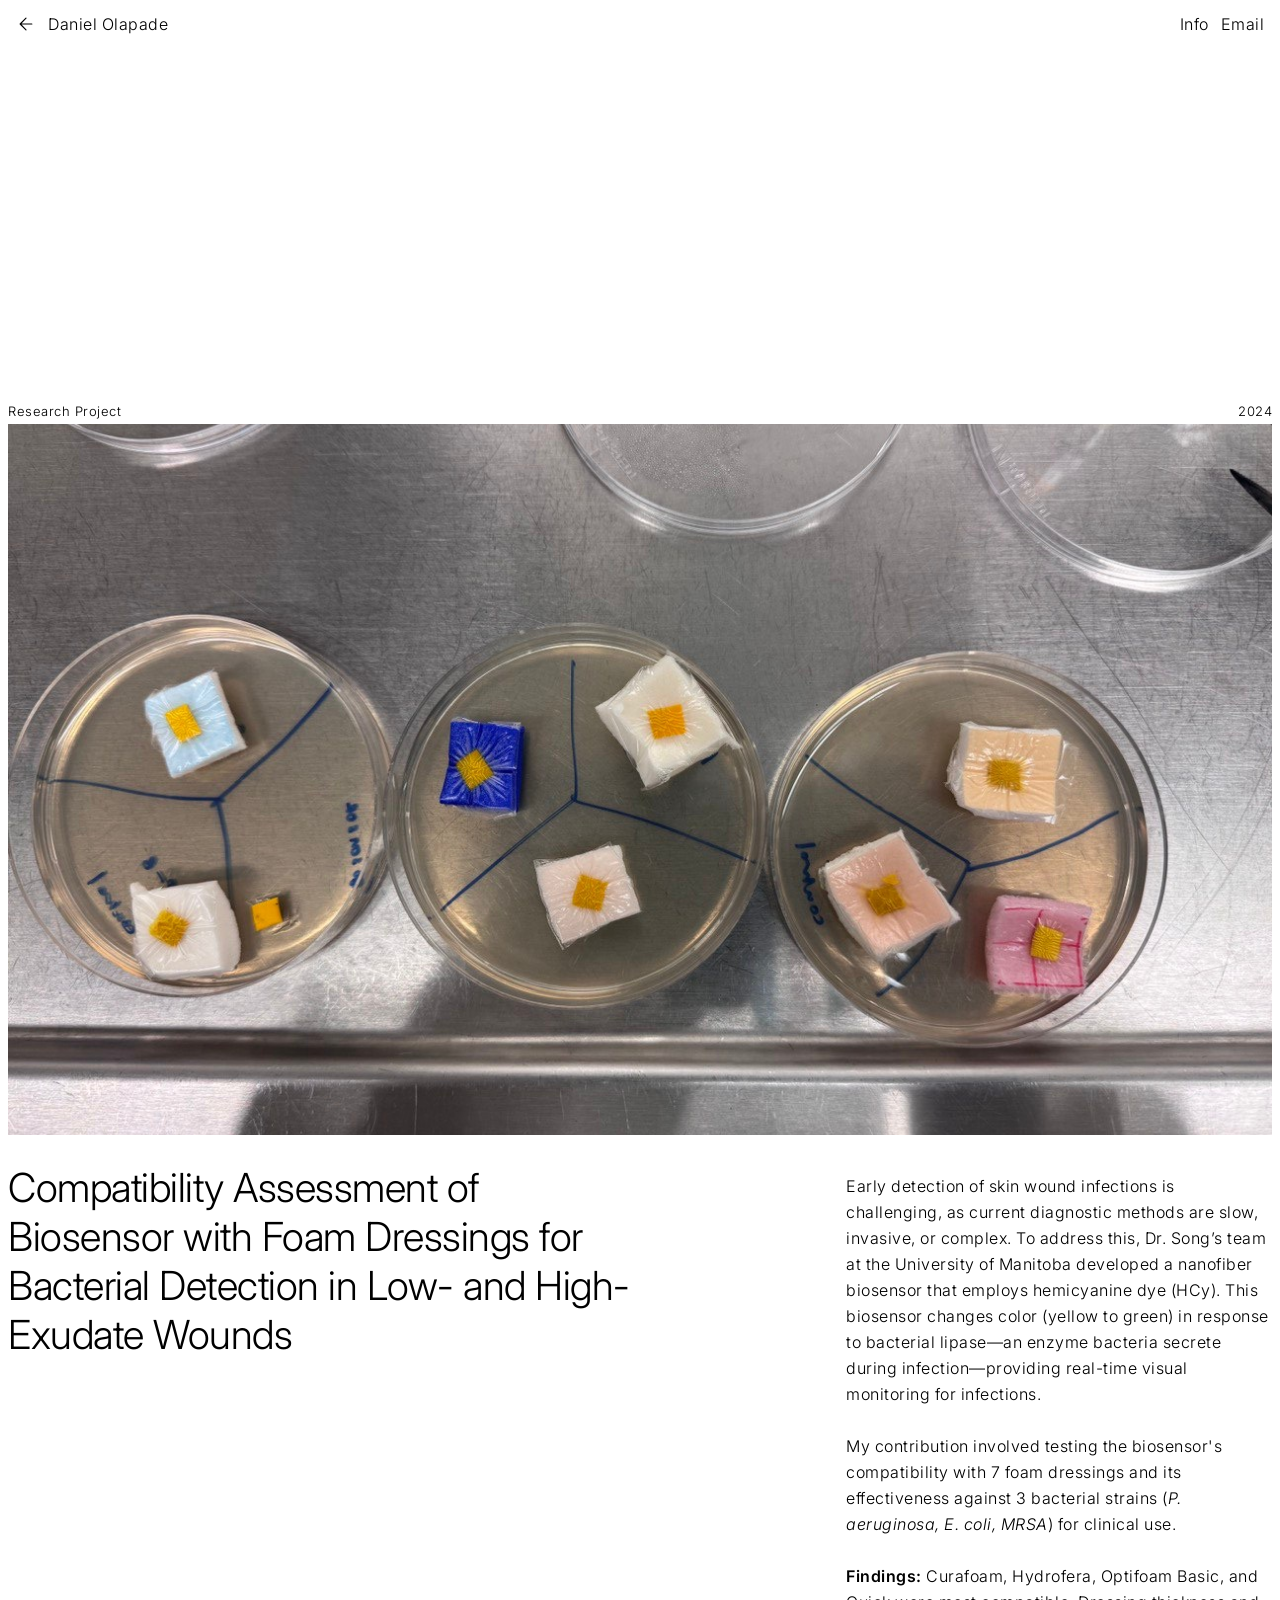
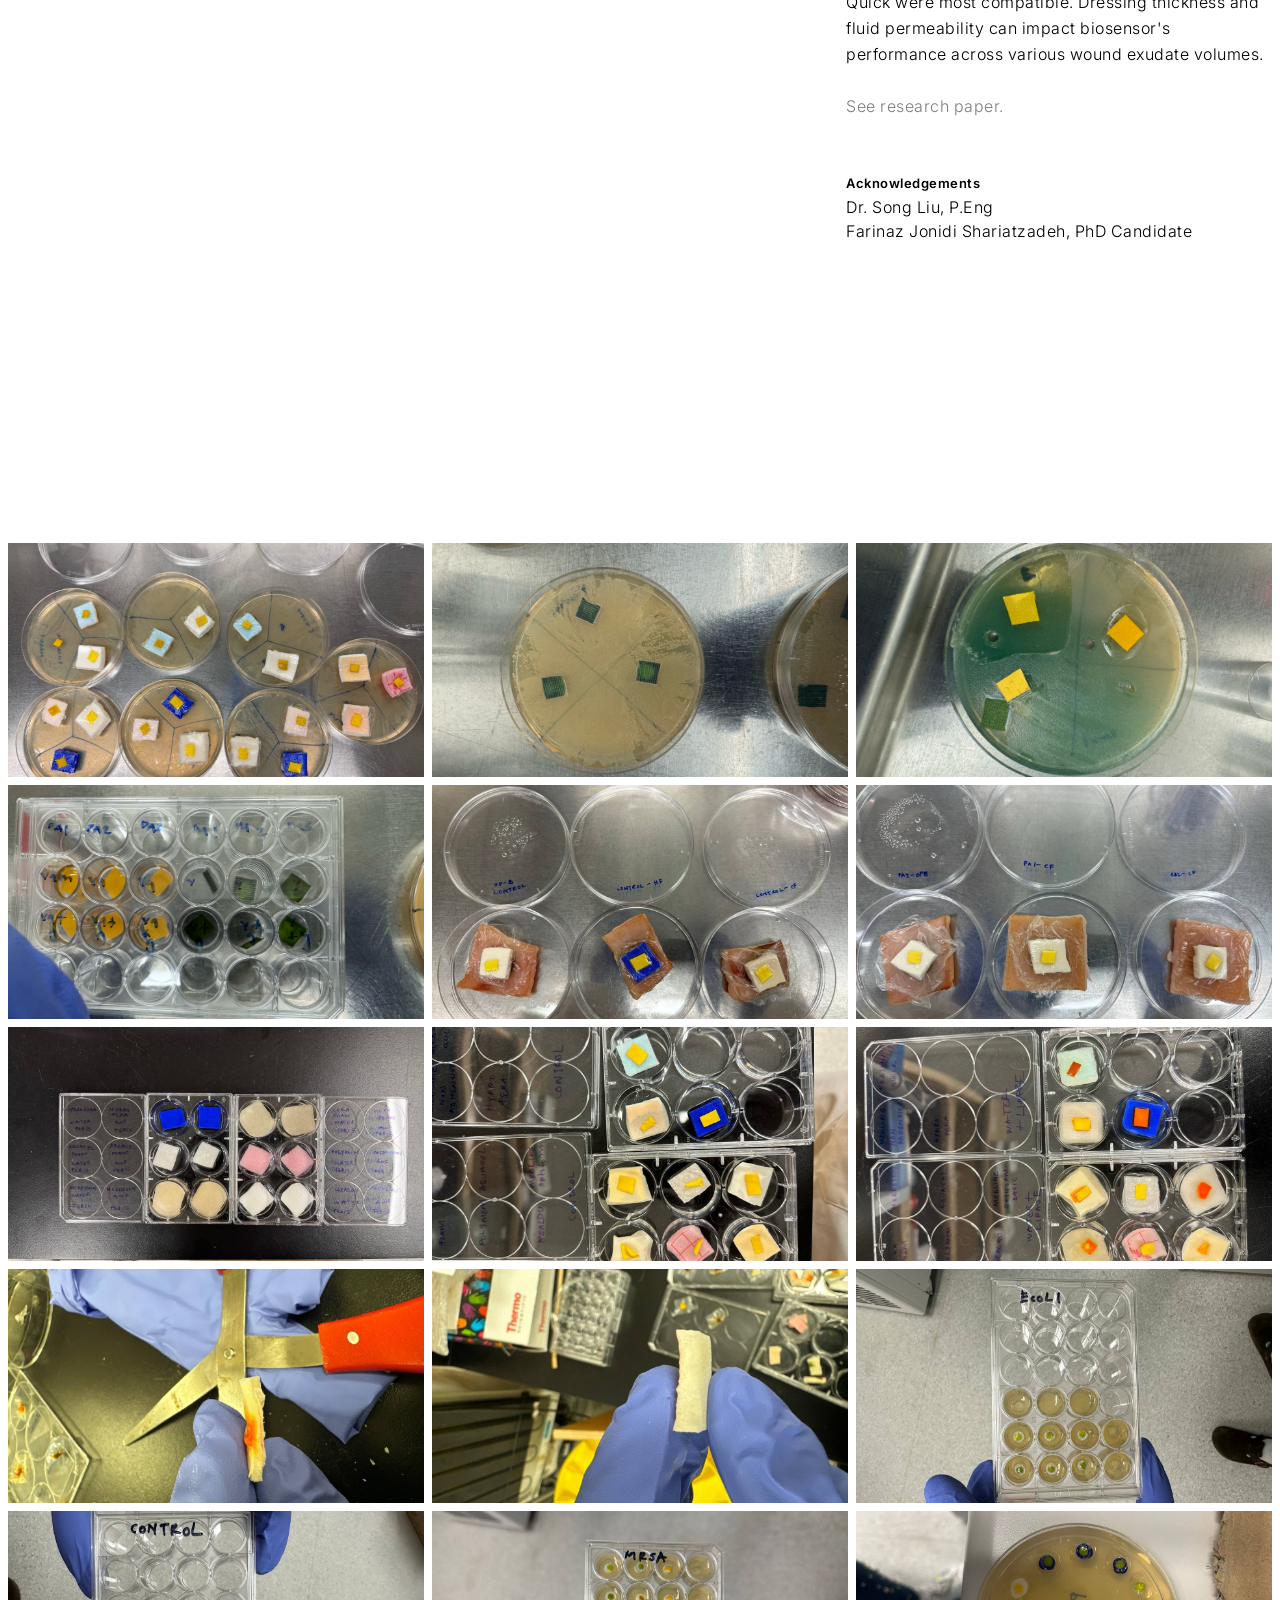
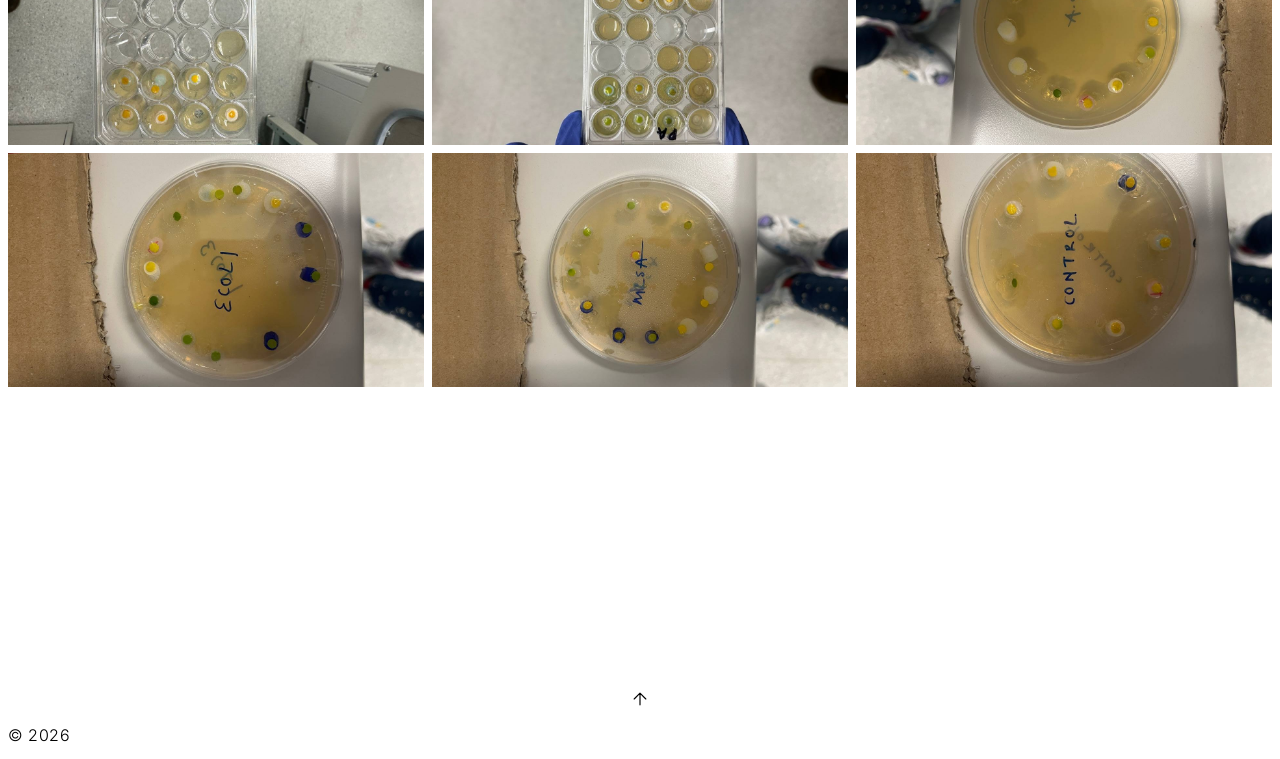
<file: biosensorProject/biosensorProject.html>
<!DOCTYPE html>
<html lang="en">

<head>
    <meta charset="UTF-8">
    <meta name="viewport" content="width=device-width, initial-scale=1.0">
    <meta name="mobile-web-app-capable" content="yes">
    <meta name="description"
        content="Assessing biosensor compatibility with foam dressings for bacteria infection detection and monitoring.">
    <meta name="author" content="Daniel Olapade">
    <meta name="robots" content="index, follow">
    <meta name="theme-color" content="#ffffff">
    <meta property="og:title" content="Daniel Olapade, Biosensor Project">
    <meta property="og:description"
        content="Assessing biosensor compatibility with foam dressings for infection detection.">
    <meta property="og:url" content="https://danielolapade.com">
    <meta property="og:type" content="website">
    <link rel="preconnect" href="https://fonts.googleapis.com">
    <link rel="preconnect" href="https://fonts.gstatic.com" crossorigin>
    <link href="https://fonts.googleapis.com/css2?family=Inter:wght@100..900&display=swap" rel="stylesheet">
    <link rel="apple-touch-icon" href="favicon/apple-touch-icon.png">
    <link rel="icon" sizes="32x32" href="favicon/favicon-32x32.png">
    <link rel="stylesheet" href="../style.css">
    <script defer src="../script.js"></script>
    <title>Daniel Olapade, Biosensor Project</title>
</head>

<body>
    <!-- project header -->
    <header class="header">
        <a href="../index.html" class="homepageReturn" aria-label="Return to homepage">
            <svg class="headerSvg" viewBox="0 0 24 24" xmlns="http://www.w3.org/2000/svg" aria-hidden="true">
                <path d="M19 12H5M5 12L12 19M5 12L12 5" />
            </svg>
            <p>Daniel Olapade</p>
        </a>
        <div class="contactInfo">
            <div class="info" aria-label="Info about Daniel Olapade">Info</div>
            <div><a class="emailLink" href="mailto:olapadedaniel99@gmail.com" aria-label="Email Daniel Olapade"
                    rel="noopener noreferrer">Email</a>
            </div>
        </div>
    </header>

    <main>
        <!-- info -->
        <div class="infoOverlay hideInfo"></div>
        <div class="infoContainer hideInfo">
            <div class="infoContent">
                <p class="infoTitle">Engineer-In-Training</p>
                <div class="infoDescription">
                    <p>Based In Toronto.</p>
                    <p>Currently a Service Engineer at Fike.</p>
                    <p>Developing expertise in product design.</p>
                    <p>Enjoys travelling & fun side projects.</p>
                </div>
                <p class="infoLinks">
                    <a href="https://www.linkedin.com/in/danielolapade" target="_blank"
                        rel="noopener noreferrer">LinkedIn</a>
                    <a href="https://github.com/danielolapade" target="_blank" rel="noopener noreferrer">GitHub</a>
                    <a href="Resume_Daniel_Olapade.pdf" target="_blank" rel="noopener noreferrer">Resume</a>
                </p>
            </div>
        </div>

        <!-- biosensor project -->
        <div class="projectHeader">
            <p>Research Project</p>
            <p>2024</p>
        </div>
        <div class="projectBanner">
            <img src="img1.jpg" alt="Biosensor project images.">
        </div>
        <div class="projectContentContainer">
            <div class="projectDescriptionContainer">
                <div class="projectTitle">Compatibility Assessment of Biosensor with Foam Dressings for Bacterial
                    Detection in Low- and High-Exudate Wounds
                </div>
                <div class="projectDescription">
                    Early detection of skin wound infections is challenging, as current diagnostic methods are slow,
                    invasive, or complex. To address this, Dr. Song’s team at the University of Manitoba developed a
                    nanofiber biosensor that employs hemicyanine dye (HCy). This biosensor changes color (yellow to
                    green) in response to bacterial lipase—an enzyme bacteria secrete during infection—providing
                    real-time visual monitoring for infections.
                    <br><br>
                    My contribution involved testing the biosensor's compatibility with 7 foam dressings and its
                    effectiveness against 3 bacterial strains (<i>P. aeruginosa, E. coli, MRSA</i>) for clinical use.
                    <br><br>
                    <b>Findings:</b> Curafoam, Hydrofera, Optifoam Basic, and Quick were most compatible. Dressing
                    thickness and fluid permeability can impact biosensor's performance across various wound
                    exudate volumes.
                    <br><br>
                    <a href="https://doi.org/10.1021/acsabm.4c00038" target="_blank" rel="noopener noreferrer">See
                        research paper.</a>
                    <br><br>
                    <div class="projectOutroContainer">
                        <p class="projectOutro">
                            <span class="projectOutroHeader"><b>Acknowledgements</b></span>
                            <span>Dr. Song Liu, P.Eng</span>
                            <span>Farinaz Jonidi Shariatzadeh, PhD Candidate</span>
                        </p>
                    </div>
                </div>
            </div>

            <div id="biosensorProjectImgs" class="projectImgContainer"></div>

        </div>
    </main>

    <footer>
        <div class="scrollUp" aria-label="Scroll to top">
            <svg viewBox="0 0 24 24" xmlns="http://www.w3.org/2000/svg">
                <path d="M12 19V5M12 5L5 12M12 5L19 12" />
            </svg>
        </div>
        <div class="copyright"></div>
    </footer>


</body>

</html>
</file>
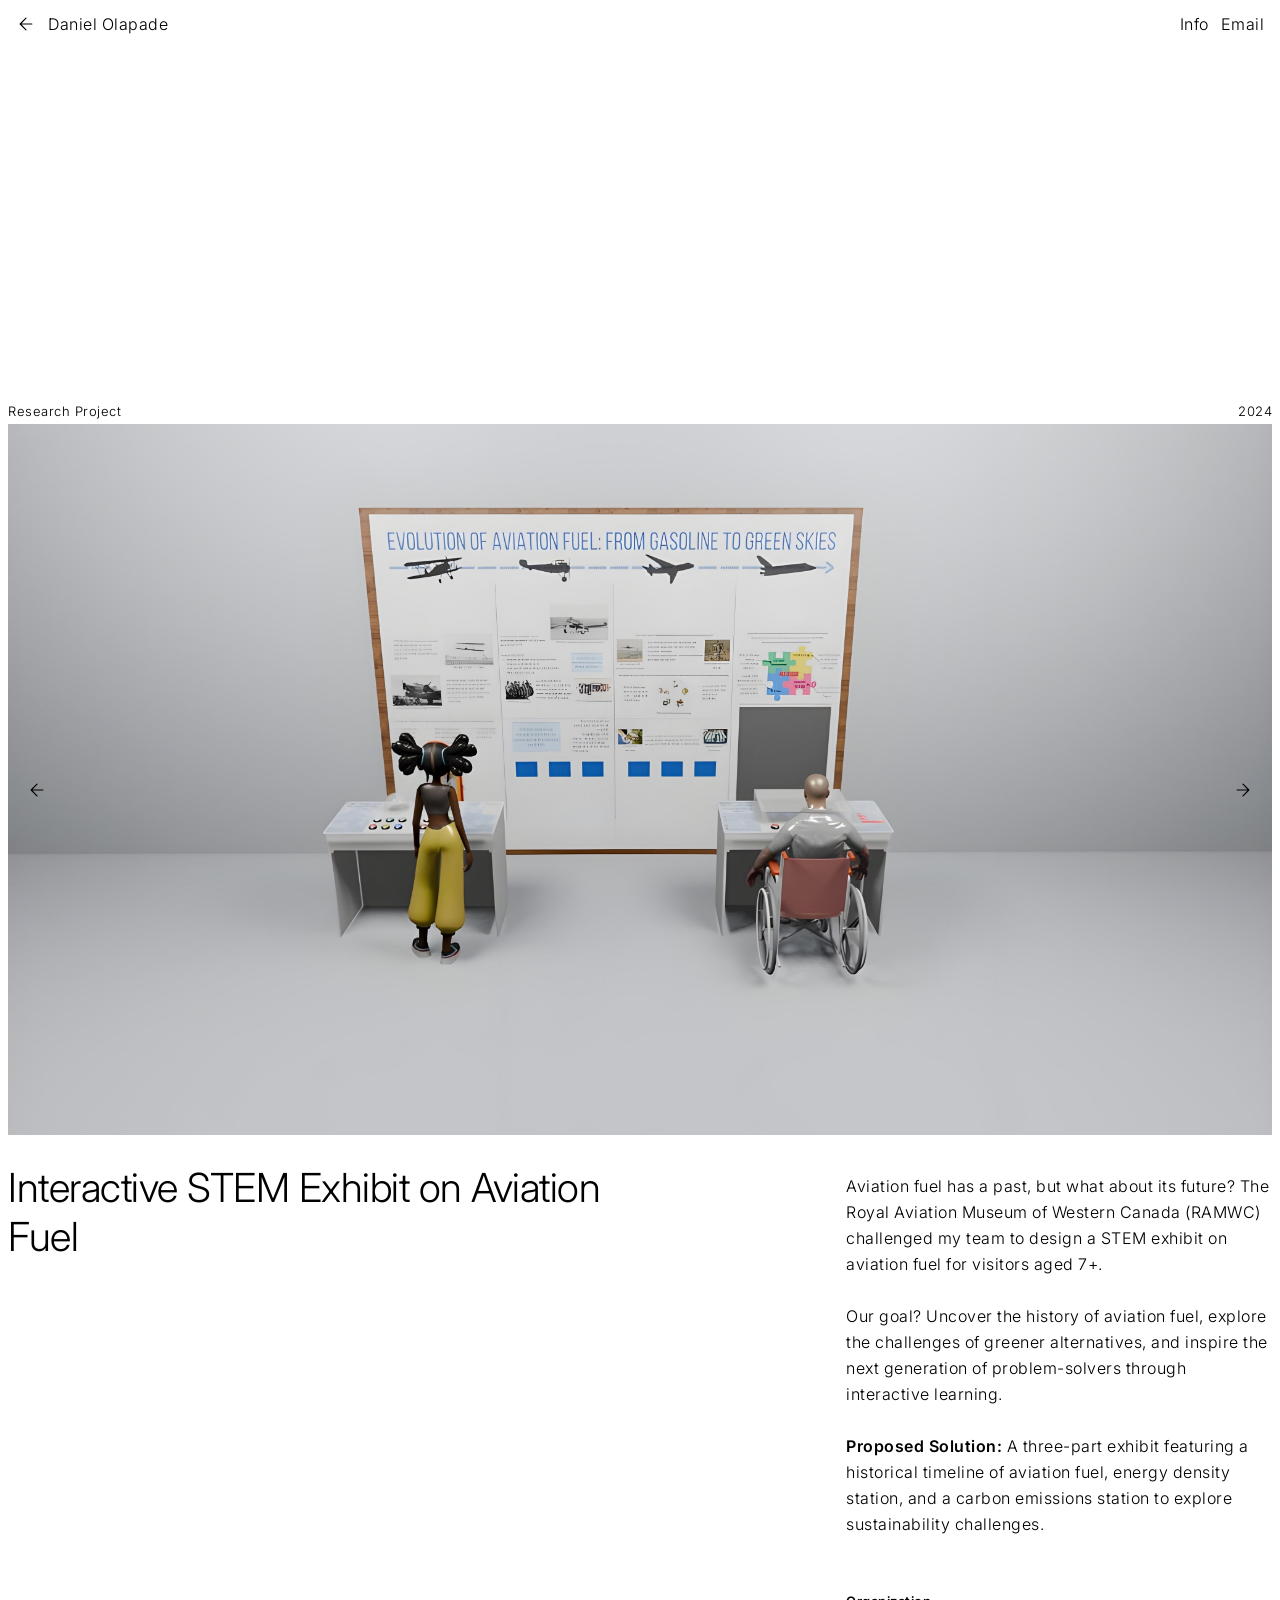
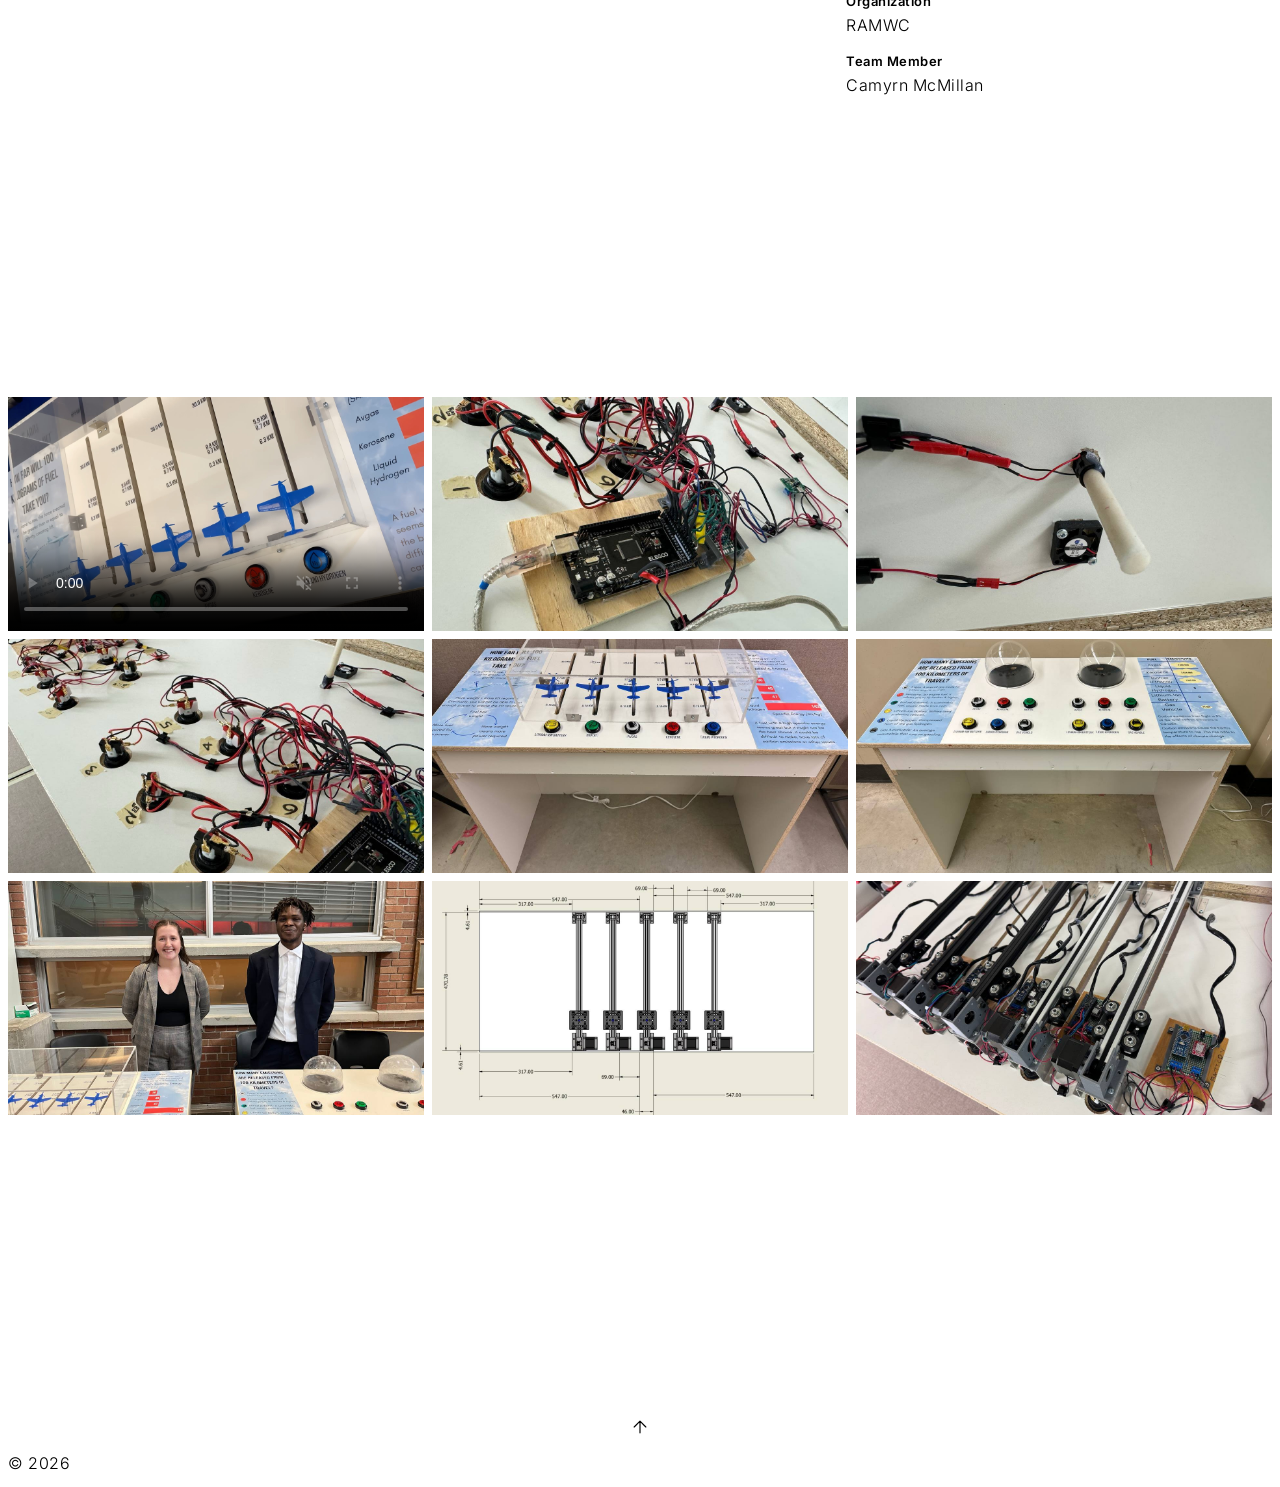
<file: exhibitProject/exhibitProject.html>
<!DOCTYPE html>
<html lang="en">

<head>
    <meta charset="UTF-8">
    <meta name="viewport" content="width=device-width, initial-scale=1.0">
    <meta name="mobile-web-app-capable" content="yes">
    <meta name="description"
        content="Interactive STEM exhibit on aviation fuel, exploring its history, challenges, and sustainability.">
    <meta name="author" content="Daniel Olapade">
    <meta name="robots" content="index, follow">
    <meta name="theme-color" content="#ffffff">
    <meta property="og:title" content="Daniel Olapade, STEM Exhibit">
    <meta property="og:description"
        content="Interactive STEM exhibit on aviation fuel, exploring its history, challenges, and sustainability.">
    <meta property="og:url" content="https://danielolapade.com">
    <meta property="og:type" content="website">
    <link rel="preconnect" href="https://fonts.googleapis.com">
    <link rel="preconnect" href="https://fonts.gstatic.com" crossorigin>
    <link href="https://fonts.googleapis.com/css2?family=Inter:wght@100..900&display=swap" rel="stylesheet">
    <link rel="apple-touch-icon" href="favicon/apple-touch-icon.png">
    <link rel="icon" sizes="32x32" href="favicon/favicon-32x32.png">
    <link rel="stylesheet" href="../style.css">
    <script defer src="../script.js"></script>
    <title>Daniel Olapade, STEM Exhibit</title>
</head>

<body>
    <!-- project header -->
    <header class="header">
        <a href="../index.html" class="homepageReturn" aria-label="Return to homepage">
            <svg class="headerSvg" viewBox="0 0 24 24" xmlns="http://www.w3.org/2000/svg" aria-hidden="true">
                <path d="M19 12H5M5 12L12 19M5 12L12 5" />
            </svg>
            <p>Daniel Olapade</p>
        </a>
        <div class="contactInfo">
            <div class="info" aria-label="Info about Daniel Olapade">Info</div>
            <div><a class="emailLink" href="mailto:olapadedaniel99@gmail.com"
                    aria-label="Email Daniel Olapade">Email</a>
            </div>
        </div>
    </header>

    <main>
        <!-- info -->
        <div class="infoOverlay hideInfo"></div>
        <div class="infoContainer hideInfo">
            <div class="infoContent">
                <p class="infoTitle">Engineer-In-Training</p>
                <div class="infoDescription">
                    <p>Based In Toronto.</p>
                    <p>Currently a Service Engineer at Fike.</p>
                    <p>Developing expertise in product design.</p>
                    <p>Enjoys travelling & fun side projects.</p>
                </div>
                <p class="infoLinks">
                    <a href="https://www.linkedin.com/in/danielolapade" target="_blank"
                        rel="noopener noreferrer">LinkedIn</a>
                    <a href="https://github.com/danielolapade" target="_blank" rel="noopener noreferrer">GitHub</a>
                    <a href="Resume_Daniel_Olapade.pdf" target="_blank" rel="noopener noreferrer">Resume</a>
                </p>
            </div>
        </div>

        <!-- biosensor project -->
        <div class="projectHeader">
            <p>Research Project</p>
            <p>2024</p>
        </div>
        <div id="exhibitProjectBanner" class="projectBanner">
            <div class="sliderBtns">
                <svg class="sliderLeftBtn" viewBox="0 0 24 24" xmlns="http://www.w3.org/2000/svg"
                    aria-label="Previous slide">
                    <path d="M19 12H5M5 12L12 19M5 12L12 5" />
                </svg>
                <svg class="sliderRightBtn" viewBox="0 0 24 24" xmlns="http://www.w3.org/2000/svg"
                    aria-label="Next slide">
                    <path d="M5 12H19M19 12L12 5M19 12L12 19" />
                </svg>
            </div>
        </div>
        <div class="projectContentContainer">
            <div class="projectDescriptionContainer">
                <div class="projectTitle">Interactive STEM Exhibit on Aviation Fuel</div>
                <div class="projectDescription">
                    Aviation fuel has a past, but what about its future? The Royal Aviation Museum of Western Canada
                    (RAMWC) challenged my team to design a STEM exhibit on aviation fuel for visitors aged 7+.
                    <br><br>
                    Our goal? Uncover the history of aviation fuel, explore the challenges of greener alternatives, and
                    inspire the next generation of problem-solvers through interactive learning.
                    <br><br>
                    <b>Proposed Solution:</b> A three-part exhibit featuring a historical timeline of aviation fuel,
                    energy density station, and a carbon emissions station to explore sustainability challenges.
                    <br><br><br>
                    <div class="projectOutroContainer">
                        <p class="projectOutro">
                            <span class="projectOutroHeader"><b>Organization</b></span>
                            <span>RAMWC</span>
                        </p>
                        <p class="projectOutro">
                            <span class="projectOutroHeader"><b>Team Member</b></span>
                            <span>Camyrn McMillan</span>
                        </p>
                    </div>
                </div>
            </div>
            <div id="exhibitProjectImgs" class="projectImgContainer" aria-label="STEM exhibit images">
                <video src="video.mp4" poster="videoPoster.jpg" preload="auto" controls playsinline autoplay loop muted>
                    Your browser does not support HTML5 video. Please upgrade your browser.
                </video>
            </div>
        </div>
    </main>

    <footer>
        <div class="scrollUp" aria-label="Scroll to top">
            <svg viewBox="0 0 24 24" xmlns="http://www.w3.org/2000/svg">
                <path d="M12 19V5M12 5L5 12M12 5L19 12" />
            </svg>
        </div>
        <div class="copyright"></div>
    </footer>


</body>

</html>
</file>
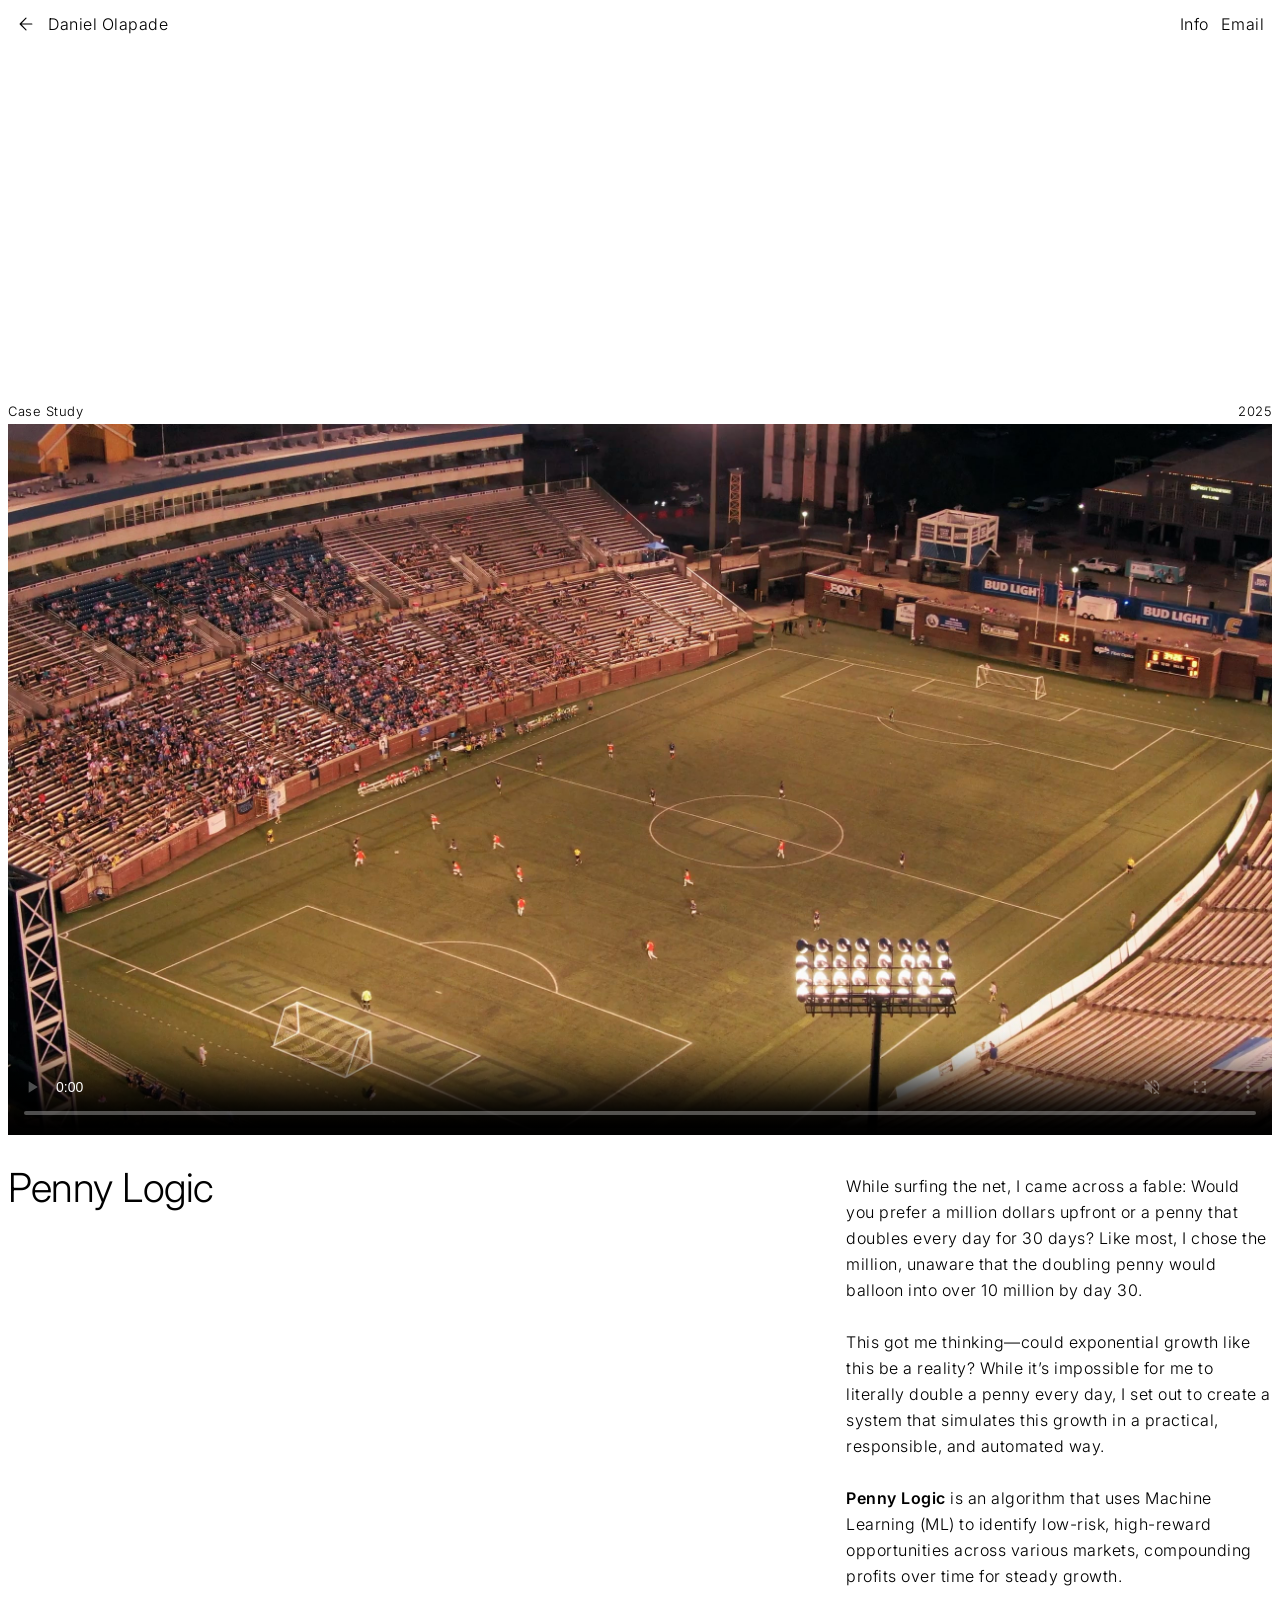
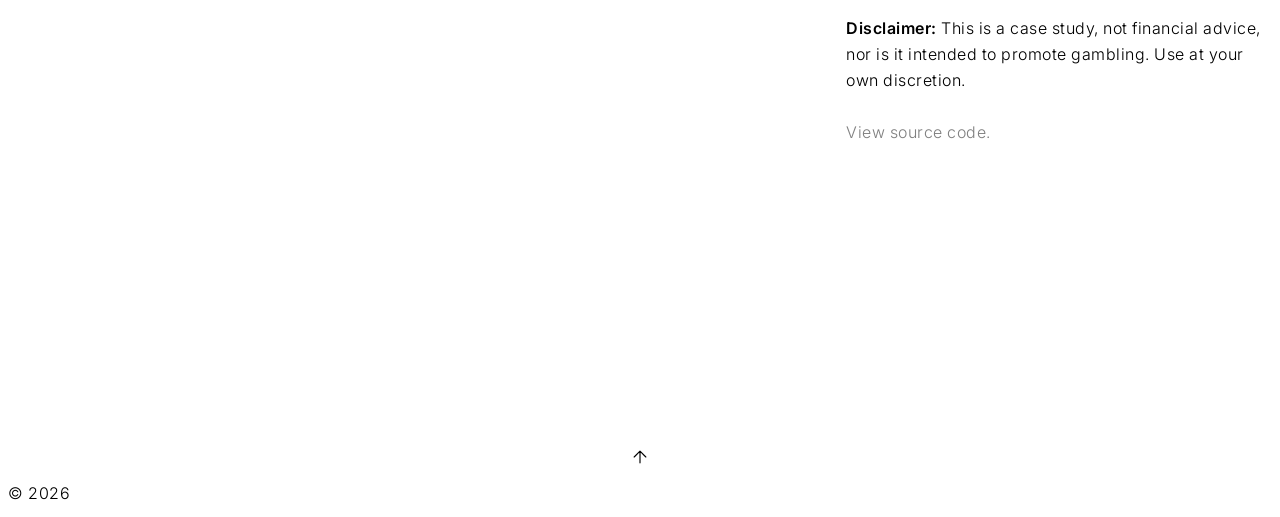
<file: pennyProject/pennyProject.html>
<!DOCTYPE html>
<html lang="en">

<head>
    <meta charset="UTF-8">
    <meta name="viewport" content="width=device-width, initial-scale=1.0">
    <meta name="mobile-web-app-capable" content="yes">
    <meta name="description" content="Case study: The penny that doubles daily, fact vs. fiction">
    <meta name="author" content="Daniel Olapade">
    <meta name="robots" content="index, follow">
    <meta name="theme-color" content="#ffffff">
    <meta property="og:title" content="Daniel Olapade, Penny Logic">
    <meta property="og:description" content="Case study: The penny that doubles daily, fact vs. fiction">
    <meta property="og:url" content="https://danielolapade.com">
    <meta property="og:type" content="website">
    <link rel="preconnect" href="https://fonts.googleapis.com">
    <link rel="preconnect" href="https://fonts.gstatic.com" crossorigin>
    <link href="https://fonts.googleapis.com/css2?family=Inter:wght@100..900&display=swap" rel="stylesheet">
    <link rel="apple-touch-icon" href="favicon/apple-touch-icon.png">
    <link rel="icon" sizes="32x32" href="favicon/favicon-32x32.png">
    <link rel="stylesheet" href="../style.css">
    <script defer src="../script.js"></script>
    <title>Daniel Olapade, Penny Logic</title>
</head>

<body>
    <!-- project header -->
    <header class="header">
        <a href="../index.html" class="homepageReturn" aria-label="Return to homepage">
            <svg class="headerSvg" viewBox="0 0 24 24" xmlns="http://www.w3.org/2000/svg" aria-hidden="true">
                <path d="M19 12H5M5 12L12 19M5 12L12 5" />
            </svg>
            <p>Daniel Olapade</p>
        </a>
        <div class="contactInfo">
            <div class="info" aria-label="Info about Daniel Olapade">Info</div>
            <div><a class="emailLink" href="mailto:olapadedaniel99@gmail.com" aria-label="Email Daniel Olapade"
                    rel="noopener noreferrer">Email</a>
            </div>
        </div>
    </header>

    <main>
        <!-- info -->
        <div class="infoOverlay hideInfo"></div>
        <div class="infoContainer hideInfo">
            <div class="infoContent">
                <p class="infoTitle">Engineer-In-Training</p>
                <div class="infoDescription">
                    <p>Based In Toronto.</p>
                    <p>Currently a Service Engineer at Fike.</p>
                    <p>Developing expertise in product design.</p>
                    <p>Enjoys travelling & fun side projects.</p>
                </div>
                <p class="infoLinks">
                    <a href="https://www.linkedin.com/in/danielolapade" target="_blank"
                        rel="noopener noreferrer">LinkedIn</a>
                    <a href="https://github.com/danielolapade" target="_blank" rel="noopener noreferrer">GitHub</a>
                    <a href="Resume_Daniel_Olapade.pdf" target="_blank" rel="noopener noreferrer">Resume</a>
                </p>
            </div>
        </div>

        <!-- penny project -->
        <div class="projectHeader">
            <p>Case Study</p>
            <p>2025</p>
        </div>
        <div class="projectBanner">
            <video src="video.mp4" poster="videoPoster.jpg" preload="auto" controls playsinline autoplay loop muted>
            </video>
        </div>
        <div class="projectContentContainer">
            <div class="projectDescriptionContainer">
                <div class="projectTitle">Penny Logic</div>
                <div class="projectDescription">
                    While surfing the net, I came across a fable: Would you prefer a million dollars upfront or a penny
                    that doubles every day for 30 days? Like most, I chose the million, unaware that the doubling penny
                    would balloon into over 10 million by day 30.
                    <br><br>
                    This got me thinking—could exponential growth like this be a reality? While it’s impossible for me
                    to literally double a penny every day, I set out to create a system that simulates this growth in a
                    practical, responsible, and automated way.
                    <br><br>
                    <b>Penny Logic</b> is an algorithm that uses Machine Learning (ML) to identify low-risk, high-reward
                    opportunities across various markets, compounding profits over time for steady growth.
                    <br><br>
                    <b>Disclaimer:</b> This is a case study, not financial advice, nor is it intended to promote
                    gambling. Use at your own discretion.
                    <br><br>
                    <a href="https://github.com/danielolapade" target="_blank" rel="noopener noreferrer">View source
                        code.</a>
                </div>
            </div>



        </div>
    </main>

    <footer>
        <div class="scrollUp" aria-label="Scroll to top">
            <svg viewBox="0 0 24 24" xmlns="http://www.w3.org/2000/svg">
                <path d="M12 19V5M12 5L5 12M12 5L19 12" />
            </svg>
        </div>
        <div class="copyright"></div>
    </footer>


</body>

</html>
</file>
<file: style.css>
/* general */
:root{
    font-size: 16px;
}

html{
    scrollbar-width: none;
    scroll-behavior: smooth;
}

html::-webkit-scrollbar {
    display: none;
}


*, *::before, *::after {
    box-sizing: border-box;
    margin: 0;
    padding: 0;
}

body {
    display: flex;
    letter-spacing: 0.5px;
    flex-direction: column;
    justify-content: space-between;
    min-height: 100vh;
    font-family: "inter", system-ui, -apple-system, BlinkMacSystemFont, 'Segoe UI', Roboto, Oxygen, Ubuntu, Cantarell, 'Open Sans', 'Helvetica Neue', sans-serif;
    font-weight: 310;
    margin: 0 8px !important;
    color: black;
    background-color: white;
    -webkit-font-smoothing: antialiased;
    text-rendering: optimizeLegibility;
    font-feature-settings: "liga", "kern";
    -moz-osx-font-smoothing: grayscale;
}

p{
    margin: 0;
    padding: 0;
}

a {
    text-decoration: none;
    color: gray;
    transition: color 0.2s ease-in-out;
    display: flex;
    cursor: pointer;
}

a:hover {
    color: lightgray;
}

b {
    font-weight: 600;
}

svg {
    width: 20px;
    height: 20px;
    stroke: black;
    stroke-width: 1.4;
    stroke-linecap: round;
    stroke-linejoin: round;
    cursor: pointer;
    transition: stroke 0.2s ease-in-out;
}

svg:hover {
    stroke: lightgray;
}

img,
video {
    display: block;
    max-width: 100%;
    max-height: 100%;
    width: 100%;
    height: 100%;
    aspect-ratio: 16/9;
    object-fit: cover;
}

/* header */
.header {
    position: fixed;
    top: 12px;
    bottom: 12px;
    height: 24px;
    width: calc(100% - 32px);
    display: flex;
    justify-content: space-between;
    align-items: center;
    left: 50%;
    transform: translateX(-50%);
    z-index: 10;
    mix-blend-mode: difference;
}

.contactInfo,
.homepageReturn {
    display: flex;
    gap: 12px;
    justify-content: center;
    align-items: center;

}

.name,
.info,
.emailLink,
.homepageReturn {
    transition: color 0.2s ease-in-out;
    cursor: pointer;
    color: white;
}

.name:hover,
.info:hover,
.emailLink:hover,
.homepageReturn:hover {
    color: dimgrey;
}

.homepageReturn svg {
    stroke: white;
}

.homepageReturn:hover svg {
    stroke: dimgray;
}


/* Info Section*/
.infoOverlay {
    position: fixed;
    z-index: 20;
    left: -20vw;
    top: -20vh;
    width: 140vw;
    height: 200vh;
    background-color: rgb(0, 0, 0, 0.2);
}

.infoContainer {
    position: fixed;
    top: 56px;
    right: 16px;
    width: calc(50% - 16px);
    background-color: white;
    border-radius: 8px;
    z-index: 30;
}

.infoContent{
    padding: 16px;
    line-height: 26px;
    display: flex;
    flex-direction: column;
    gap: 30px;
    width: 100%;
}

.infoDescription {
    display: flex;
    flex-direction: column;
}

.infoLinks{
    display: flex;
    flex-direction: row;
    gap: 60px;
    justify-content: center;
    align-items: center;
}

.hideInfo {
    display: none;
}

.showInfo {
    display: flex;
}

/* project homepage */
.projectHomepage {
    display: grid;
    margin-top: 48px;
    gap: 8px;
    grid-template-columns: repeat(3, 1fr);
    align-items: center;
    justify-content: center;
    border: none;
}

.projectCard {
    position: relative;
    display: flex;
    justify-content: center;
    align-items: center;
    border-radius: 10px;
    overflow: hidden;
    cursor: pointer;
    aspect-ratio: 16/9;
    align-content: center;
    justify-content: center;
    transition: transform 0.2s ease-in-out;
}

.projectCard {
    will-change: transform;
}

.projectCard:hover {
    transform: scale(0.97);
}

.projectCard:active {
    transform: scale(0.96);
}

.projectCardDescription{
    display: flex;
    align-content: center;
    align-items: center;
    position: absolute;
    font-size: 13px;
    background-color: white;
    color: black;
    border-radius: 6px;
    padding: 8px 10px;
    left: 6px;
    bottom: 6px;
    opacity: 0;
    transition: opacity 0.3s ease-in-out;
}

.projectCard:hover .projectCardDescription {
    opacity: 1;
}

/* projects */
.projectHeader {
    margin-top: 398px;
    font-size: 13px;
    line-height: 26px;
    display: flex;
    justify-content: space-between;
    align-items: center;
    width: 100%;
}

.projectBanner{
    width: 100%;
    border: none;
    position: relative;
    user-select: none;
    -webkit-user-select: none;
}

.projectContentContainer{
    margin-top: 28px;
    display: flex;
    flex-direction: column;
    gap: 300px;
}
.projectDescriptionContainer {
    display: grid;
    grid-template-columns: 3fr 2fr;
    column-gap: 200px;
    width: 100%;
    word-wrap: break-word;
}

.projectTitle {
    width: 100%;
    font-size: 40px;
    letter-spacing: -0.5px;
}

.projectDescription {
    padding-top: 10px;
    width: 100%;
    box-sizing: border-box;
    line-height: 26px;
}

.projectImgContainer{
    width: 100%;
    display: grid;
    grid-template-columns: repeat(3, 1fr);
    gap: 8px;
    overflow: hidden;
    position: relative;
}

.projectOutroContainer{
    display: flex;
    flex-direction: column;
    width: 100%;
    gap: 12px;
}

.projectOutro{
    display: flex;
    flex-direction: column;
    width: 100%;
    line-height: 24px;
}

.projectOutroHeader{
    font-size: 13px;
    line-height: 24px;
}

.sliderBtns{
    position: absolute;
    display: flex;
    left: 1.5%;
    width: calc(100% - 3%);
    align-content: center;
    justify-content: space-between;
    top: 50%;
}

footer{
    margin: 300px 0 12px 0;
    display: flex;
    gap: 12px;
    flex-direction: column;
}

.scrollUp{
    height: 24px;
    display: flex;
    align-items: center;
    justify-content: center;
}

.copyright {
    height: 24px;
    display: flex;
    align-items: center;
}



@media (max-width: 1200px) {
    svg {
        width: 18px;
        height: 18px;
    }

    .infoContainer{
        width: calc(100% - 32px);
    }

    .projectHomepage, .projectImgContainer {
        grid-template-columns: 1fr;
    }

    .projectHeader{
        margin-top: 348px;
    }

    .projectDescriptionContainer{
        display: flex;
        flex-direction: column;
        gap: 28px;
    }

    .projectTitle{
        font-size: 32px;
    }

    .projectDescription{
        padding: 0;
    }
}

@media (hover: none) {
    a {
        color: gray !important;
        cursor: default !important;
    }

    svg {
        stroke: black !important;
        cursor: default !important;
    }
    .name,
    .info,
    .emailLink,
    .homepageReturn {
        cursor: default !important;
        color: white !important;
    }

    .projectCard {
        cursor: default !important;
    }

    .homepageReturn svg {
        stroke: white !important;
    }

    .projectCardDescription{
        opacity: 1 !important;
    }

}

@media (prefers-reduced-motion: reduce) {
    * {
        transition: none !important;
    }
}
</file>
